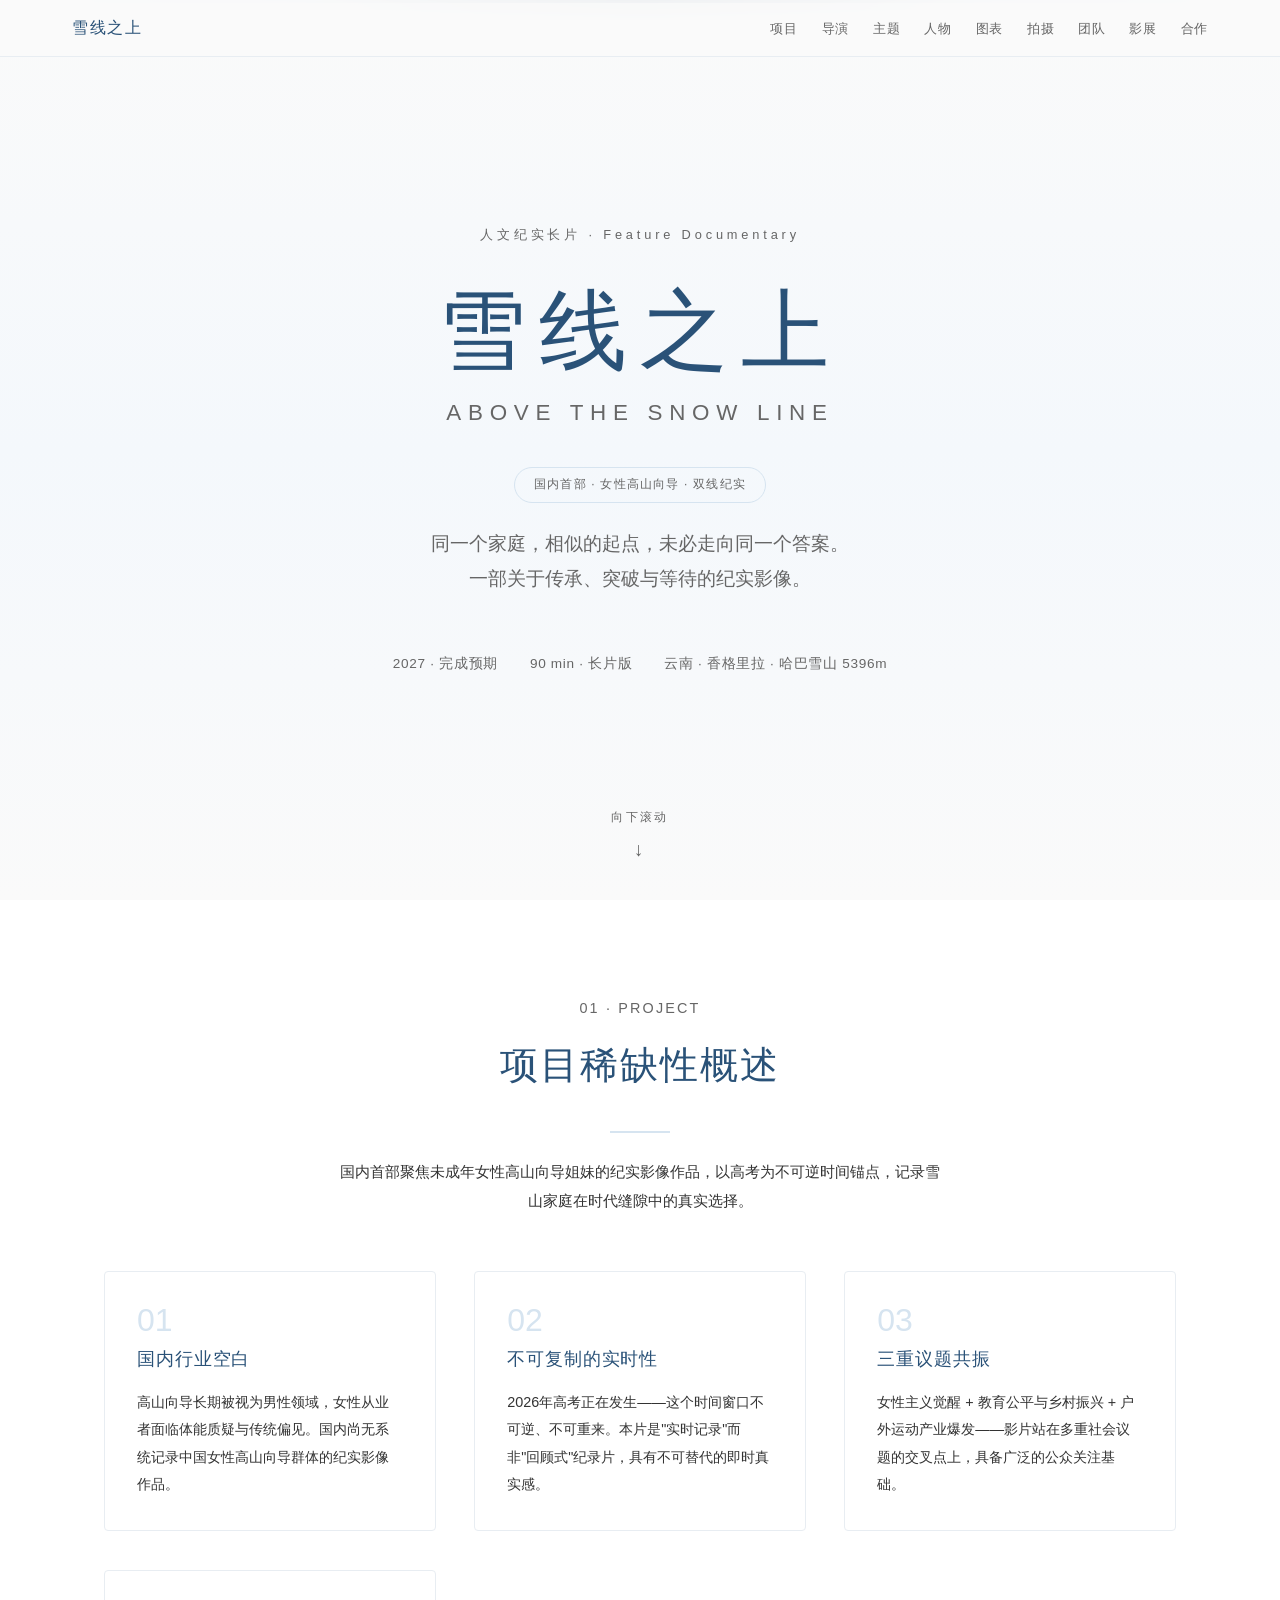
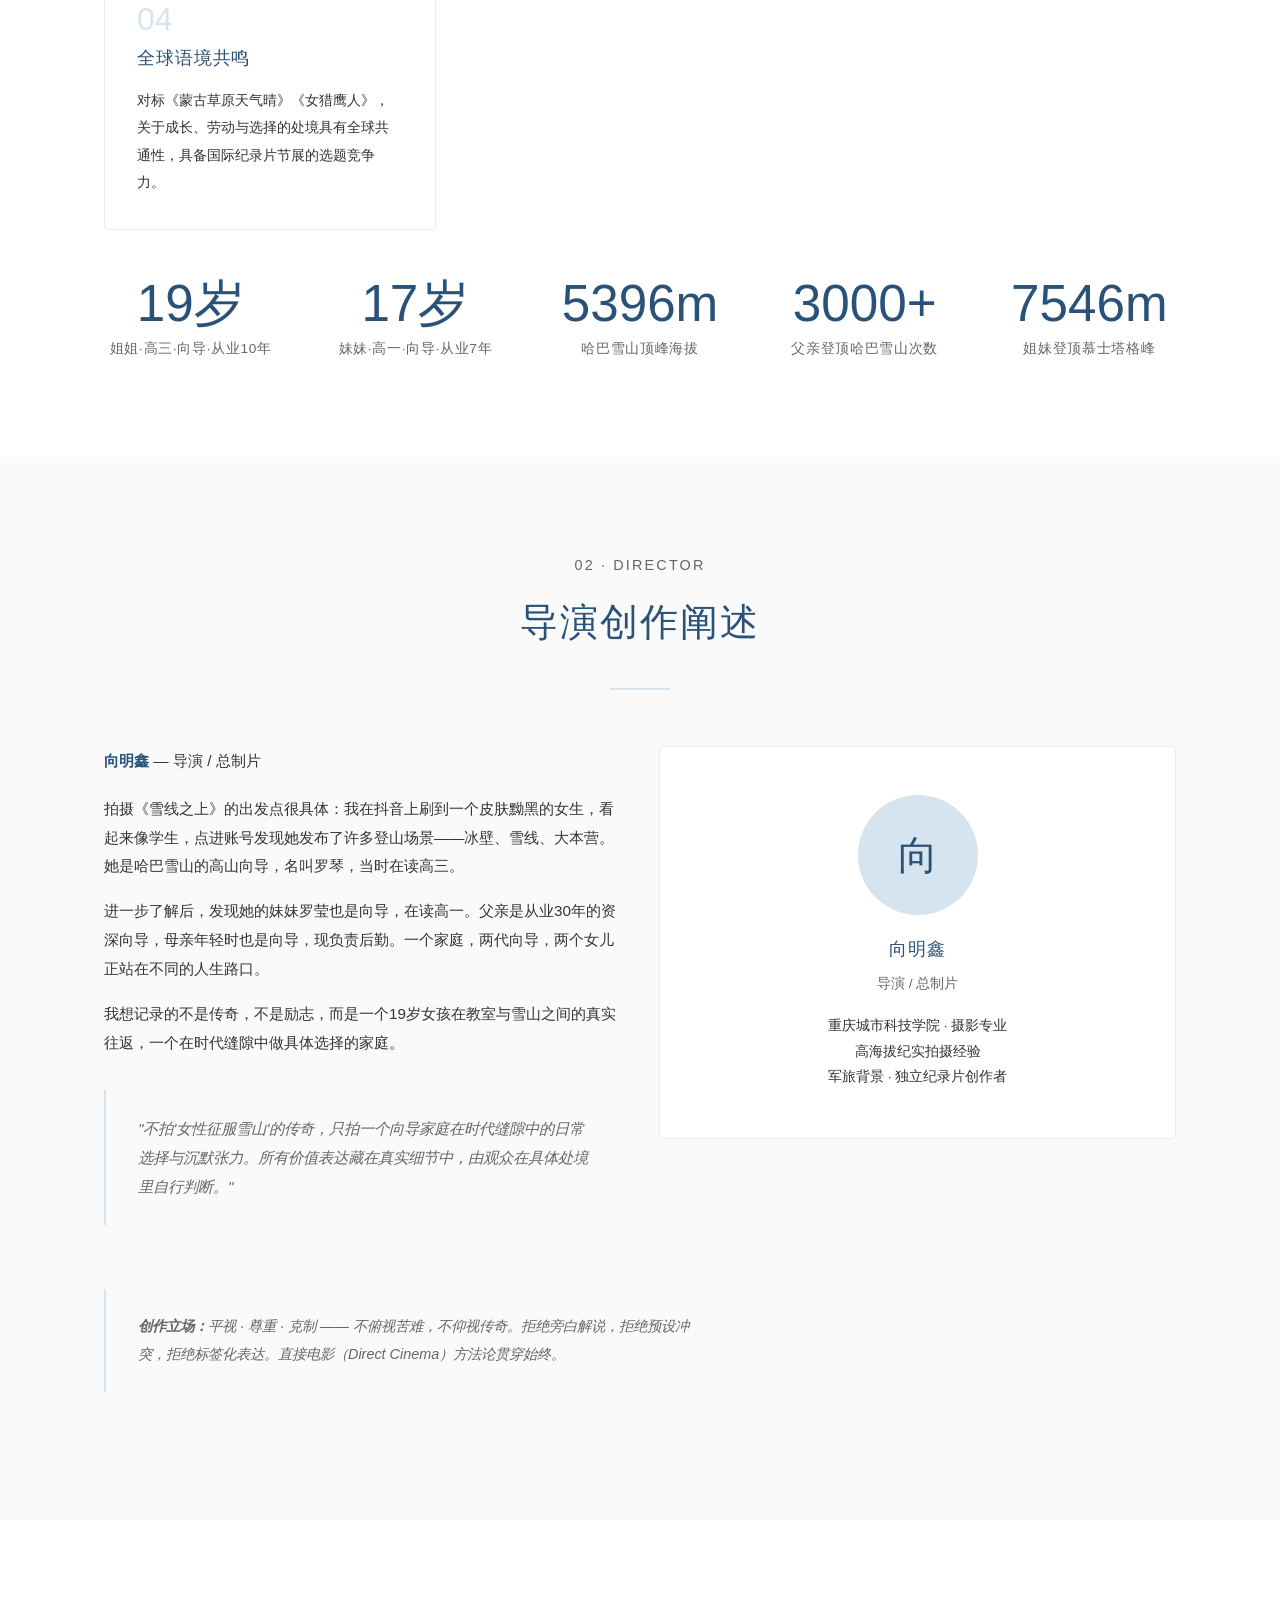
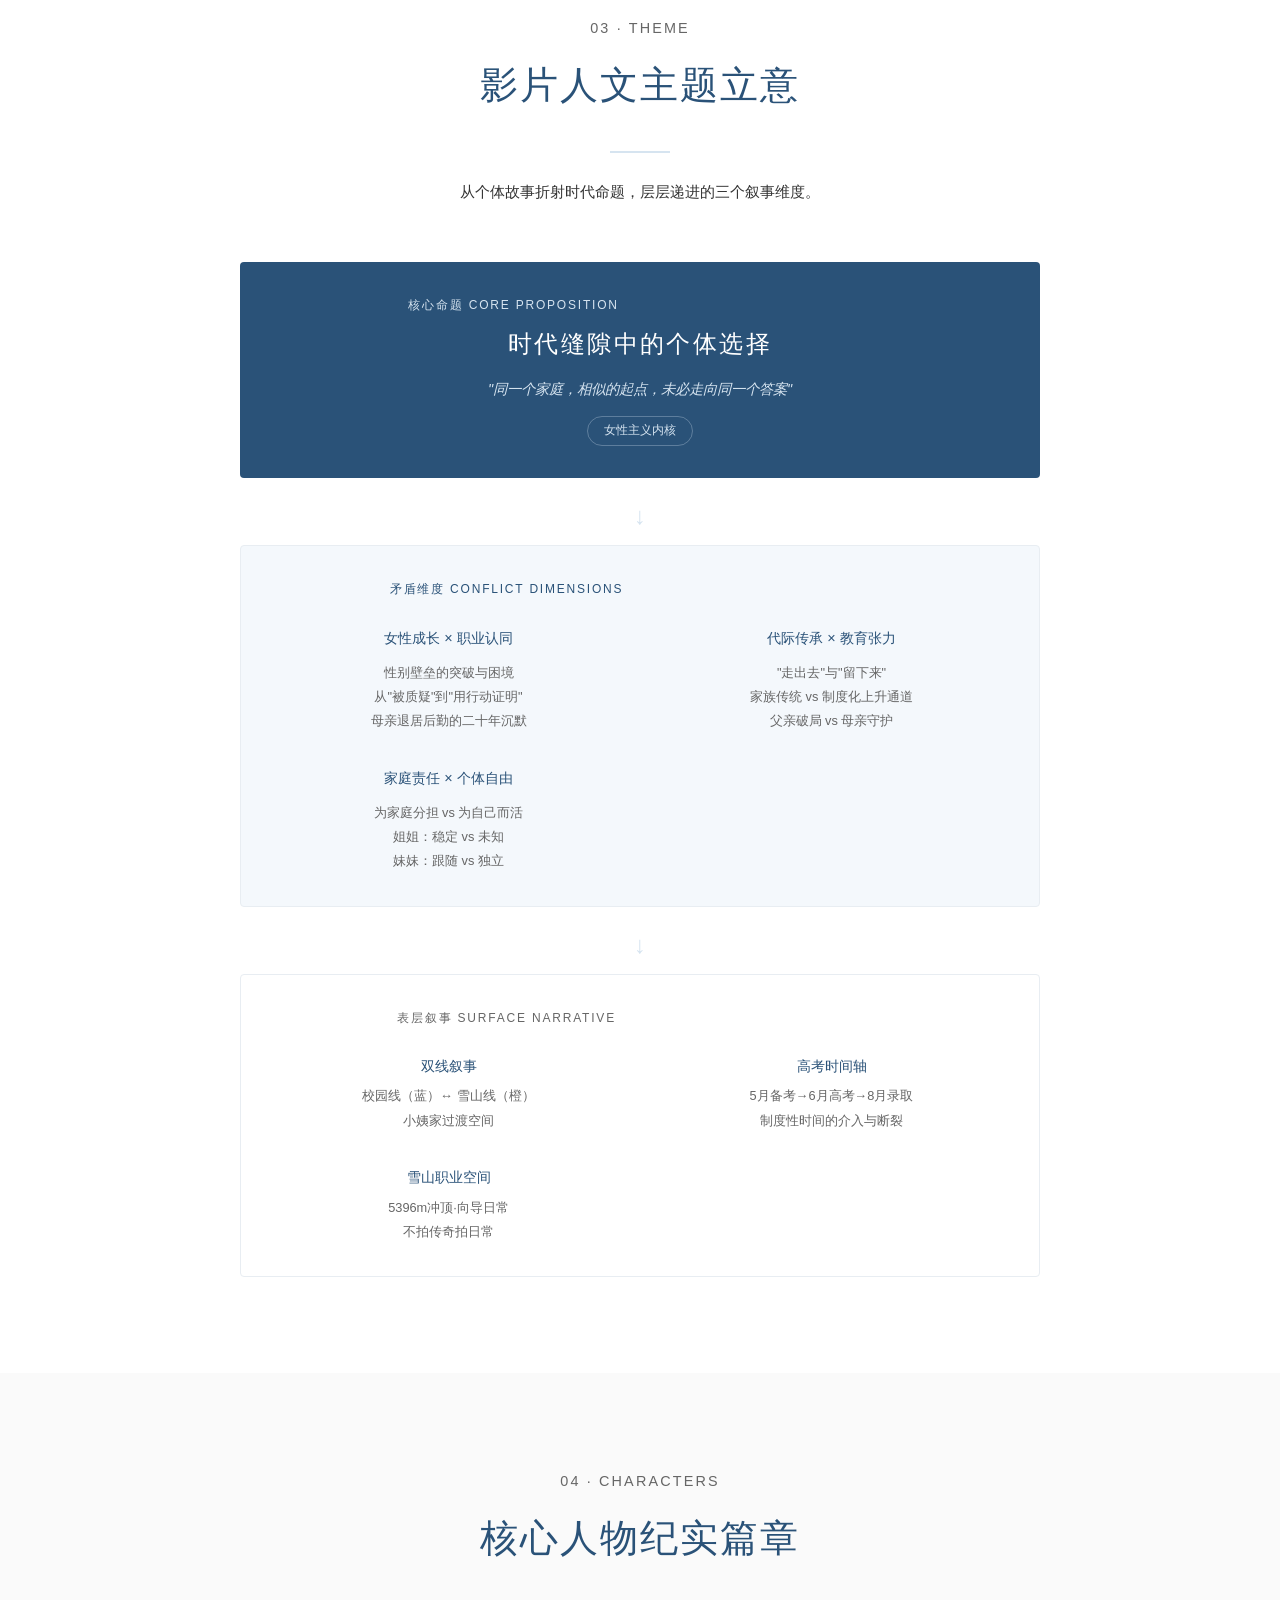
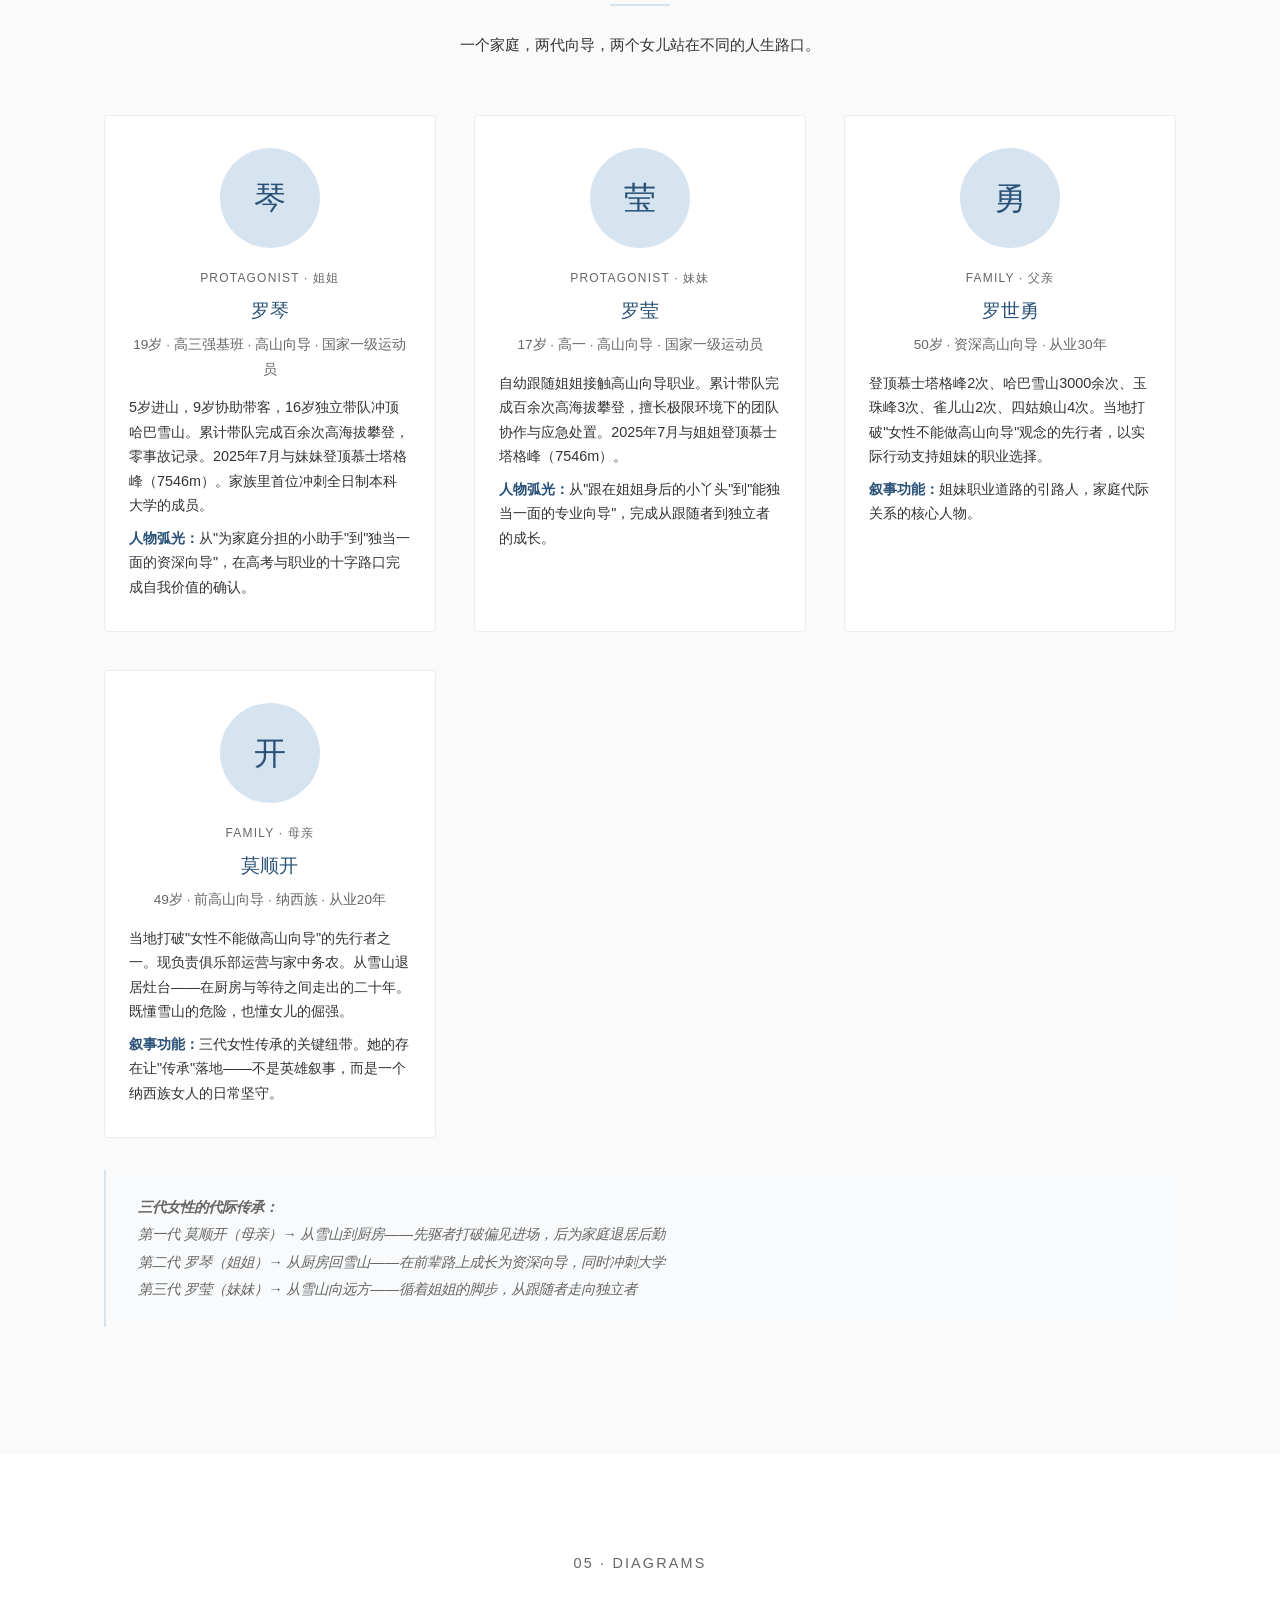
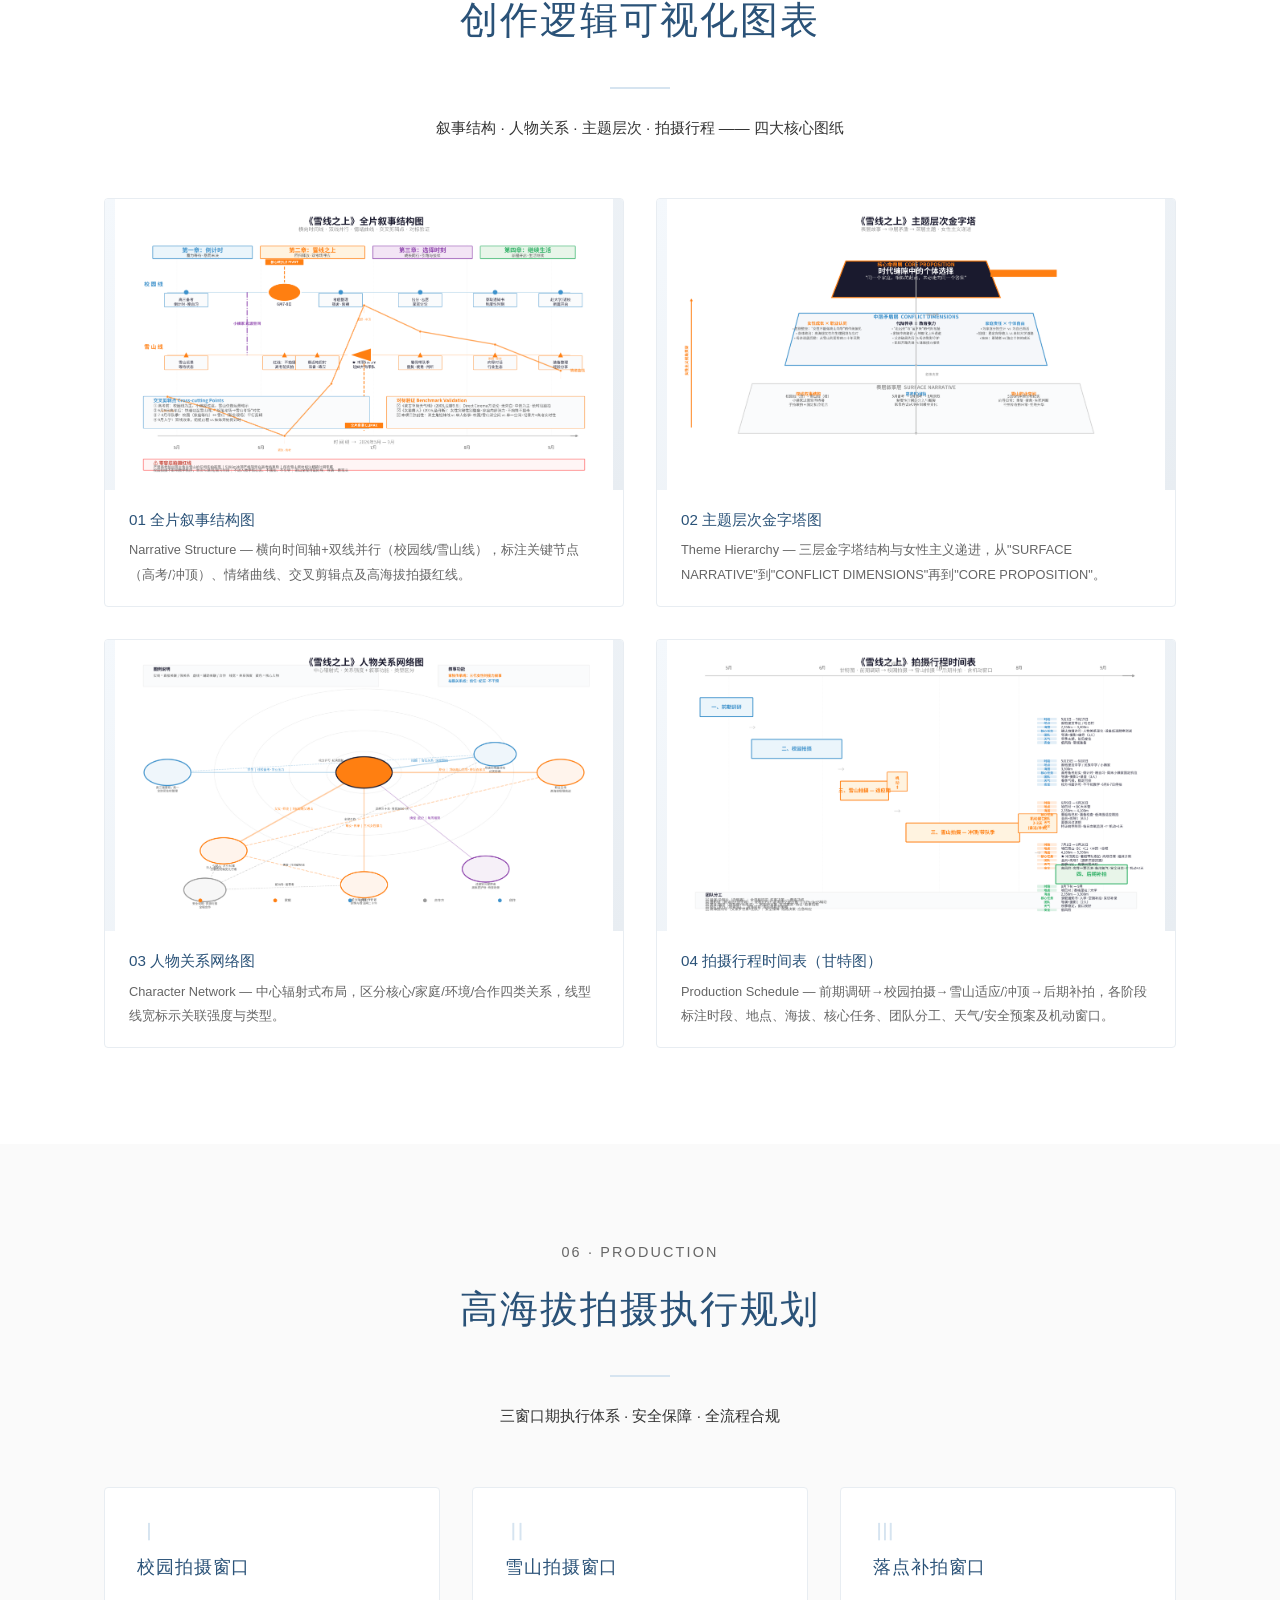
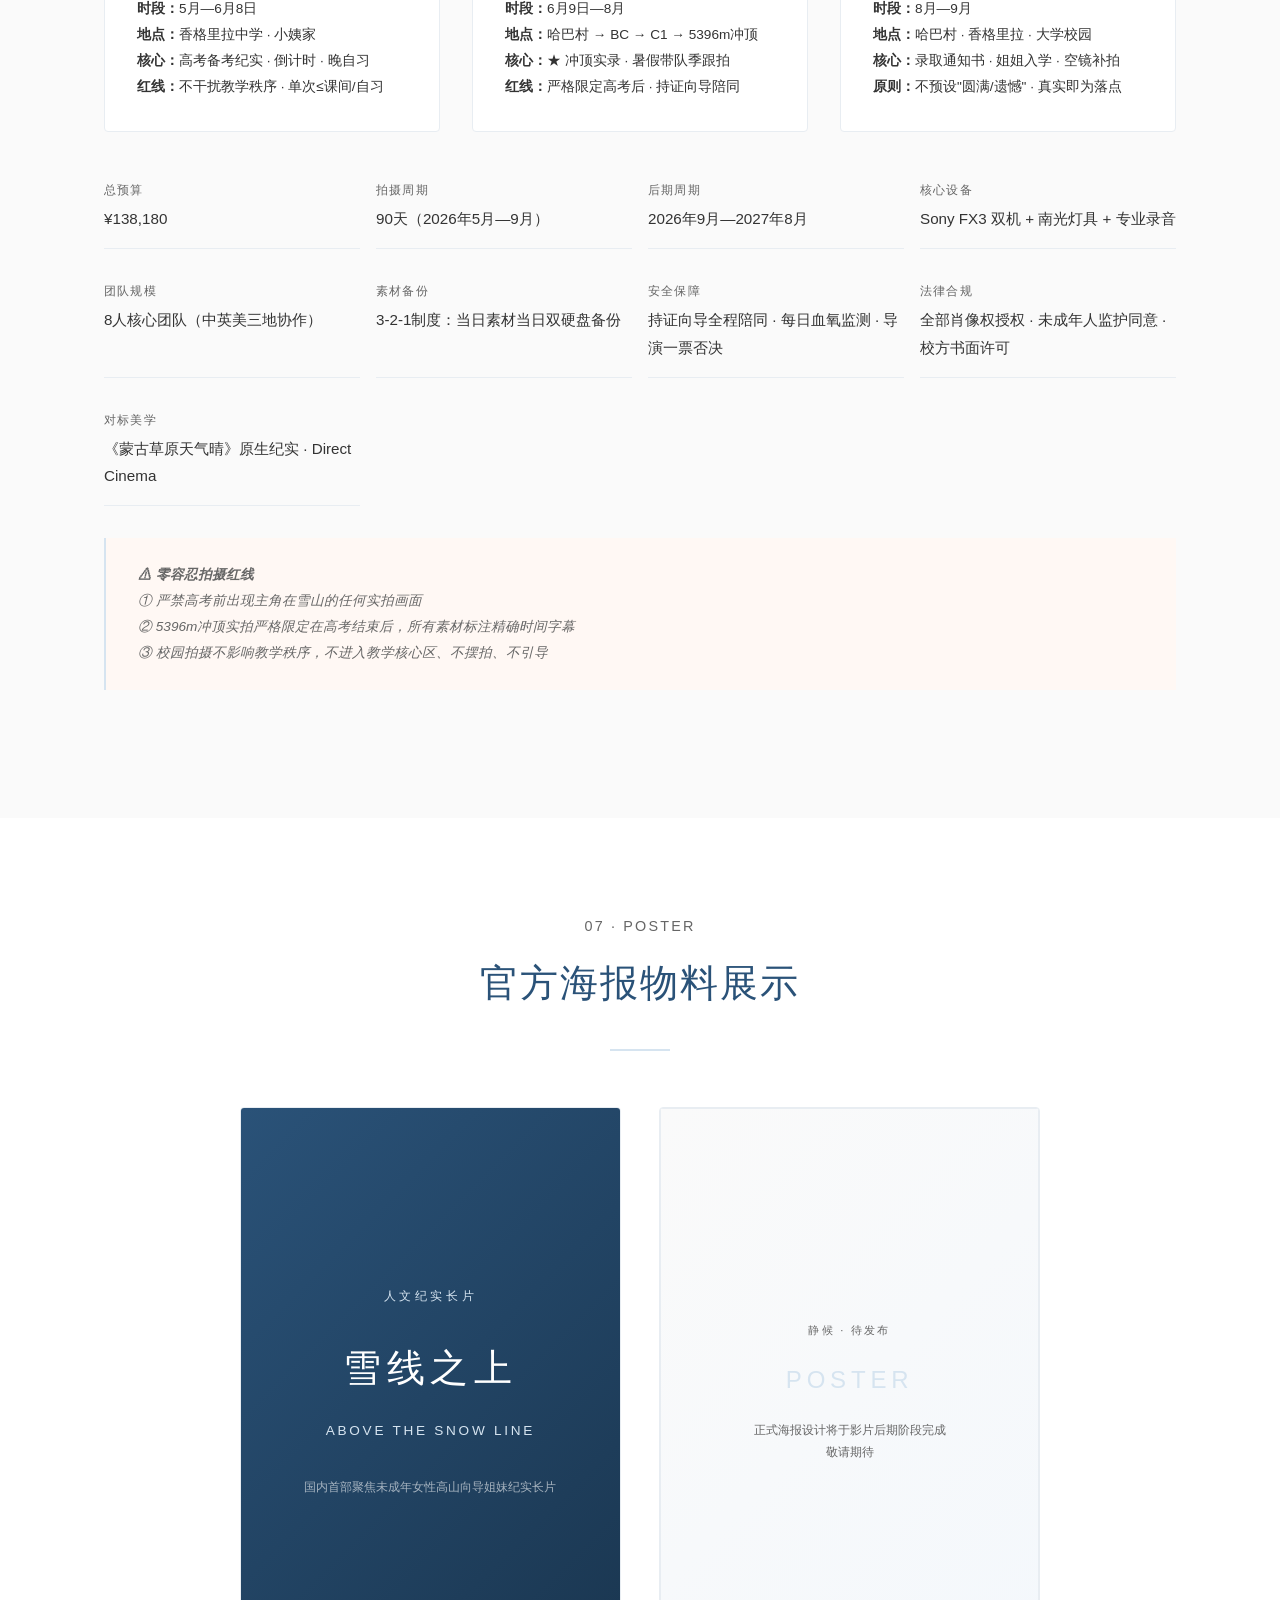
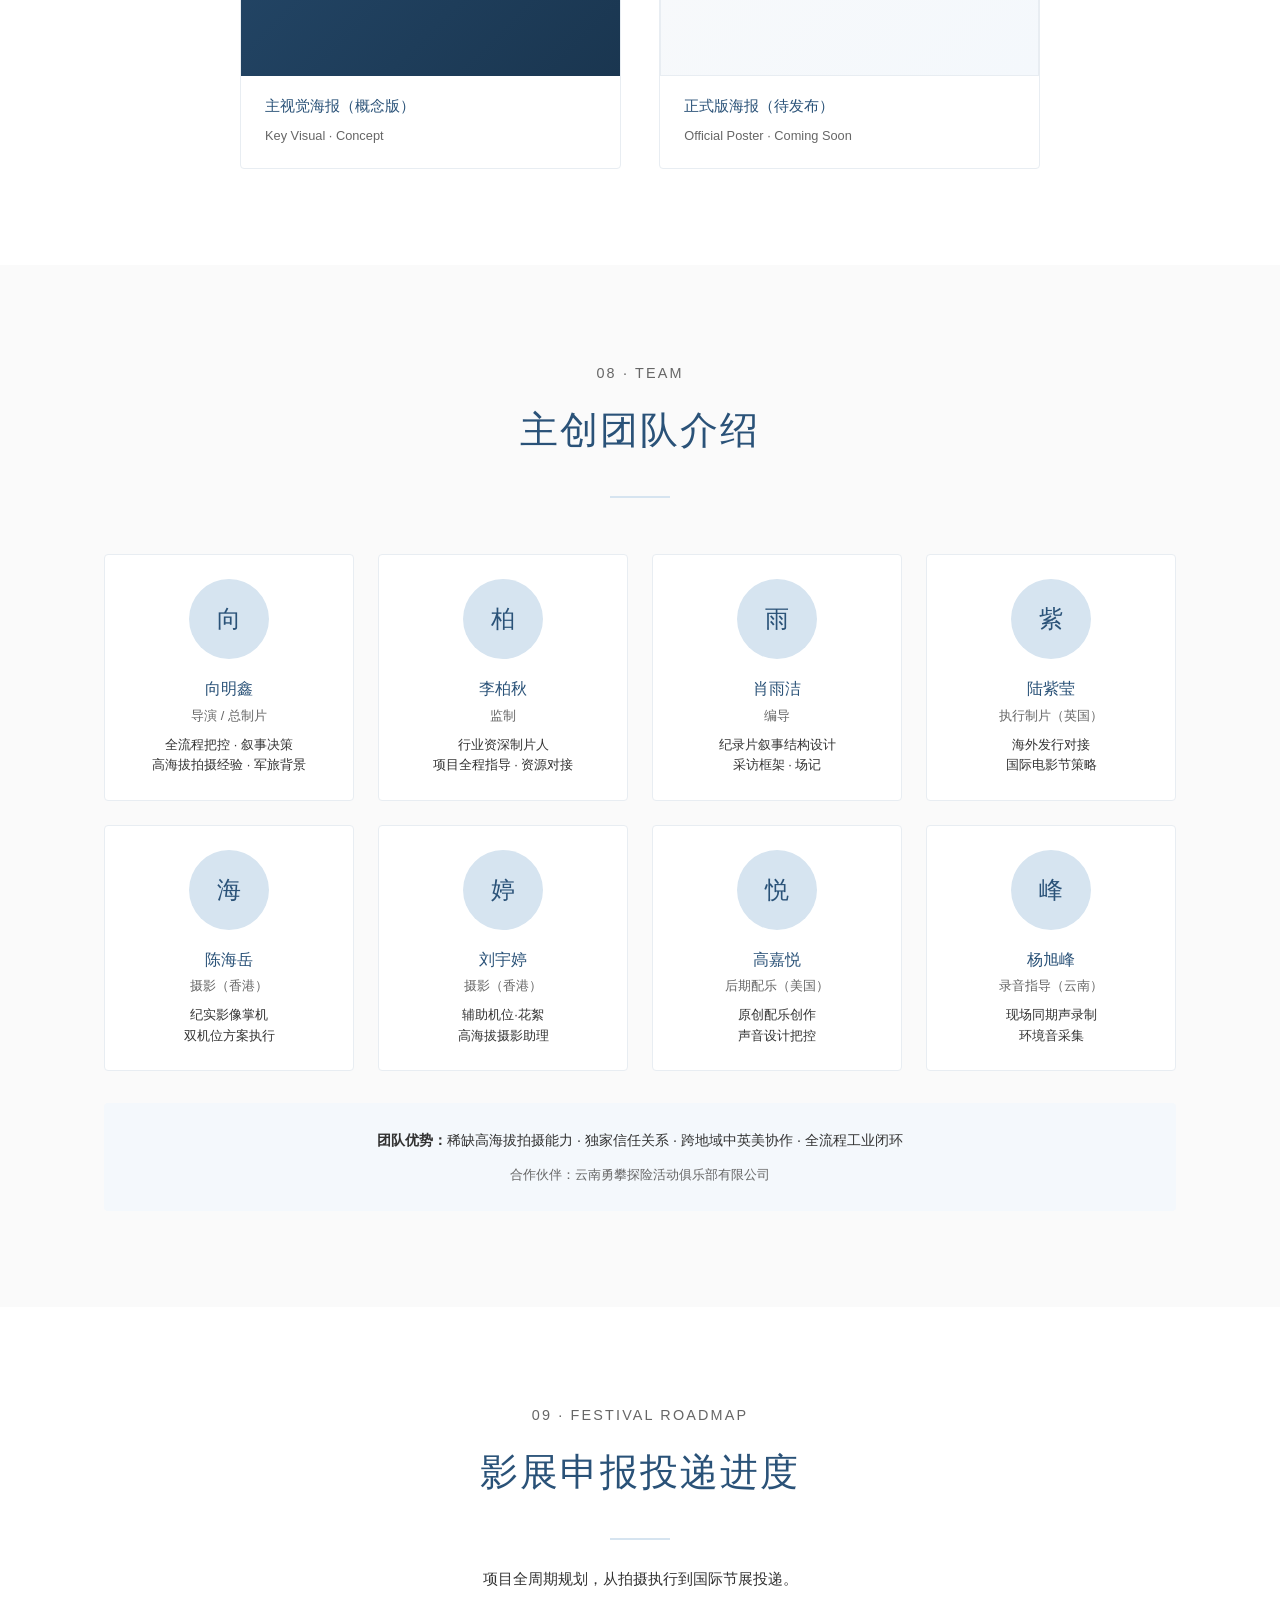
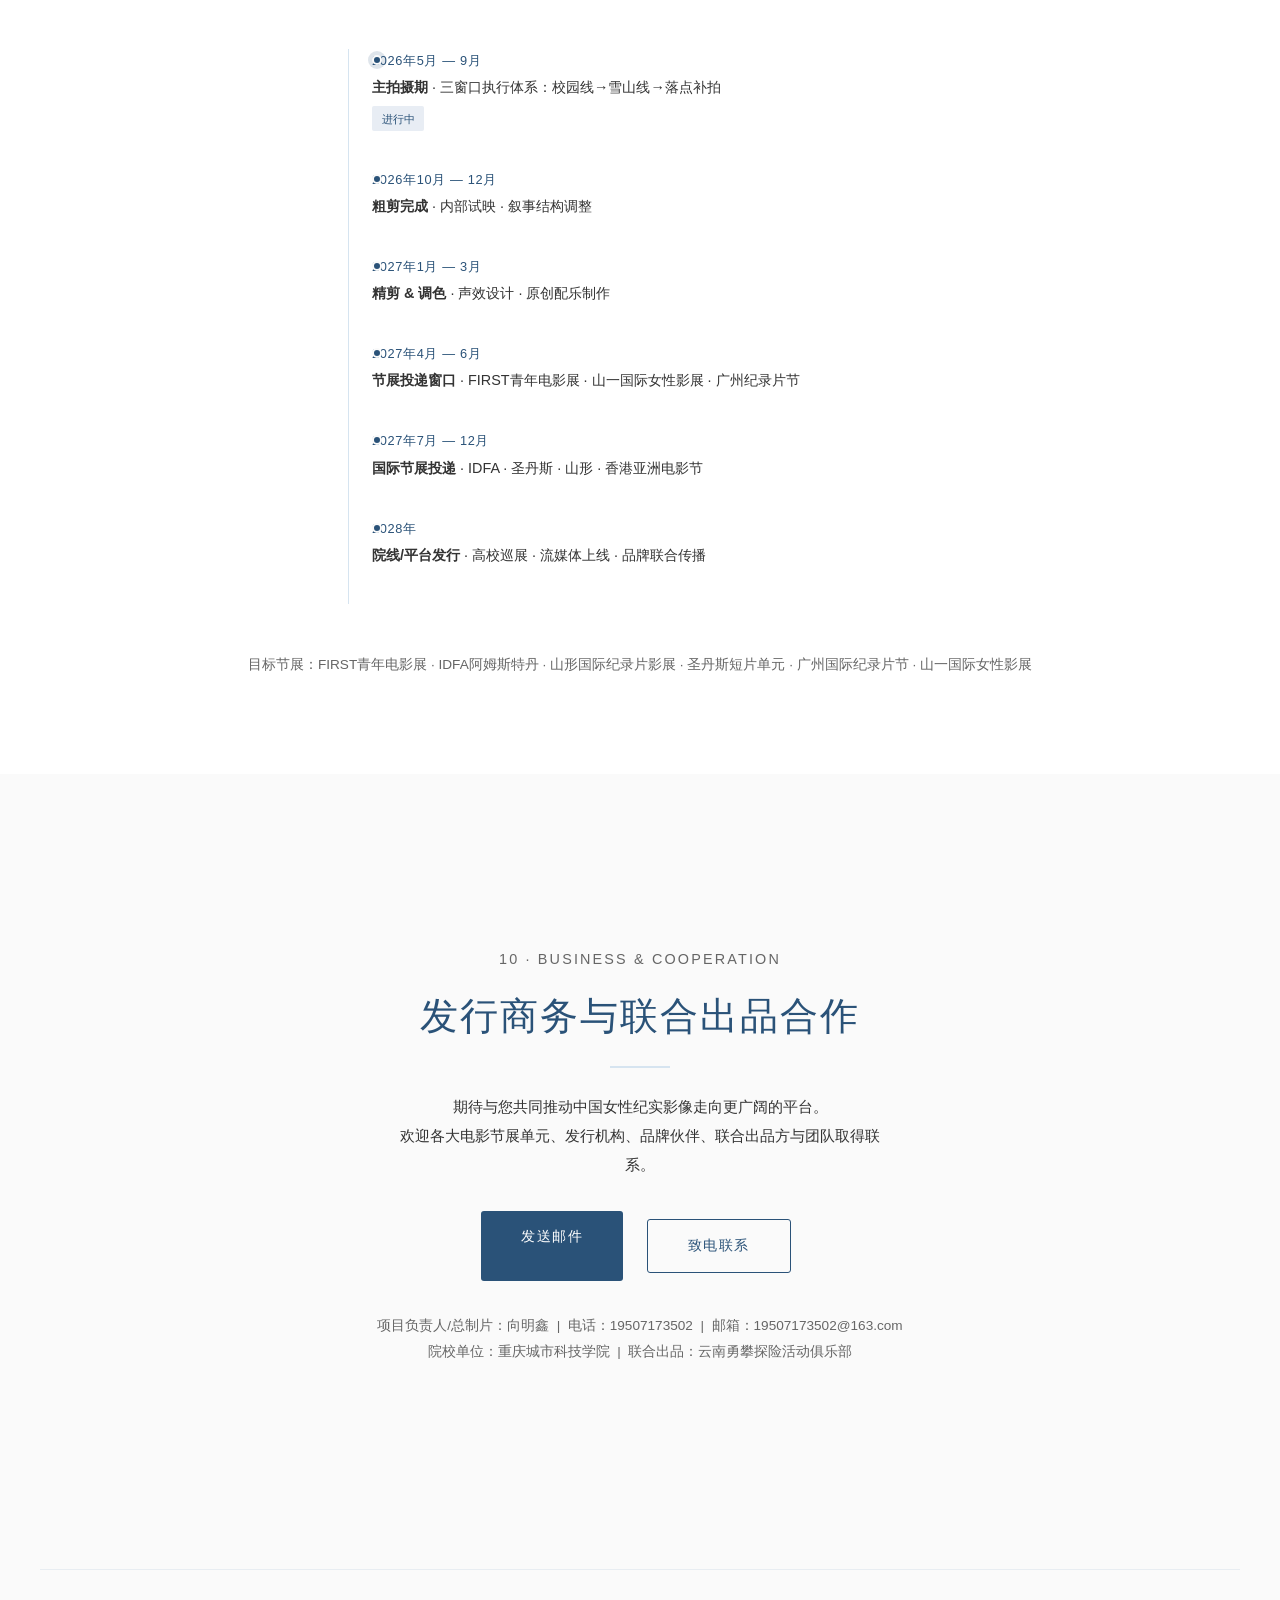
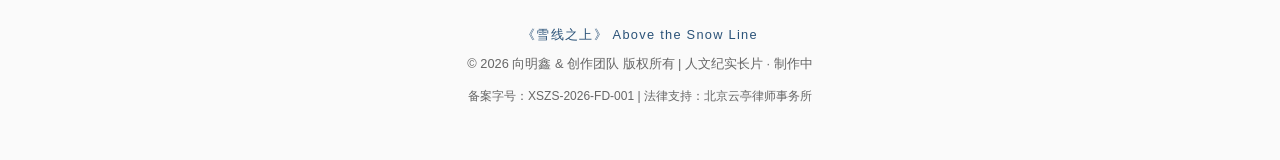
<file: 雪线之上_官网/index.html>
<!DOCTYPE html>
<html lang="zh-CN">
<head>
<meta charset="UTF-8">
<meta name="viewport" content="width=device-width, initial-scale=1.0">
<title>雪线之上 Above the Snow Line — 人文纪实长片</title>
<style>
/* ============================
   RESET & BASE
   ============================ */
*,*::before,*::after{box-sizing:border-box;margin:0;padding:0}
html{scroll-behavior:smooth;font-size:16px}
body{font-family:-apple-system,BlinkMacSystemFont,"Segoe UI","PingFang SC","Microsoft YaHei","Helvetica Neue",Arial,sans-serif;
     background:#FAFAFA;color:#333;line-height:1.8;-webkit-font-smoothing:antialiased}
img{max-width:100%;height:auto;display:block}
a{color:#2A5278;text-decoration:none;transition:color .3s}
a:hover{color:#1a3650}

/* ============================
   COLORS
   ============================ */
:root{
  --white:#FAFAFA;
  --glacier:#D6E4F0;
  --tibetan:#2A5278;
  --text:#333333;
  --text-light:#666;
  --border:#E8EDF2;
  --card-bg:#FFFFFF;
}

/* ============================
   TYPOGRAPHY
   ============================ */
h1,h2,h3{font-weight:400;color:var(--tibetan);letter-spacing:.05em}
h1{font-size:clamp(2.4rem,6vw,4.2rem);line-height:1.2}
h2{font-size:clamp(1.6rem,3.5vw,2.4rem);margin-bottom:2rem}
h3{font-size:clamp(1.1rem,2vw,1.4rem);margin-bottom:.8rem}
.section-sub{font-size:.9rem;color:var(--text-light);letter-spacing:.15em;margin-bottom:.5rem;text-transform:uppercase}
p{font-size:clamp(.95rem,1.2vw,1.05rem);color:var(--text);line-height:1.9;max-width:70ch}
.small{font-size:.85rem;color:var(--text-light)}

/* ============================
   LAYOUT
   ============================ */
.section{padding:clamp(3rem,8vw,6rem) clamp(1.2rem,5vw,4rem);max-width:1200px;margin:0 auto}
.section-header{text-align:center;margin-bottom:3.5rem}
.section-header p{max-width:600px;margin:.8rem auto 0}
.section-divider{width:60px;height:2px;background:var(--glacier);margin:1.5rem auto}
.section-full{width:100%;background:var(--card-bg)}
.section-full .section{background:var(--card-bg)}

/* grid helpers */
.grid-2{display:grid;grid-template-columns:repeat(auto-fit,minmax(300px,1fr));gap:clamp(1.5rem,3vw,3rem)}
.grid-3{display:grid;grid-template-columns:repeat(auto-fit,minmax(260px,1fr));gap:clamp(1.2rem,2.5vw,2.5rem)}
.grid-4{display:grid;grid-template-columns:repeat(auto-fit,minmax(200px,1fr));gap:1.5rem}

/* ============================
   HERO
   ============================ */
.hero{min-height:100vh;display:flex;flex-direction:column;justify-content:center;align-items:center;
      text-align:center;padding:2rem;position:relative;
      background:linear-gradient(180deg, #FAFAFA 0%, #F4F8FC 50%, #FAFAFA 100%)}
.hero::before{content:'';position:absolute;top:0;left:0;right:0;height:3px;background:linear-gradient(90deg,transparent,var(--glacier),var(--tibetan),var(--glacier),transparent)}
.hero-label{font-size:.8rem;letter-spacing:.3em;color:var(--text-light);margin-bottom:2rem}
.hero h1{font-size:clamp(3rem,8vw,5.5rem);font-weight:300;letter-spacing:.15em;margin-bottom:.5rem}
.hero .sub-en{font-size:clamp(1rem,2vw,1.4rem);letter-spacing:.3em;color:var(--text-light);margin-bottom:2rem}
.hero .tagline{font-size:clamp(1rem,1.8vw,1.2rem);color:var(--text-light);max-width:600px;margin:0 auto 2.5rem;line-height:1.8}
.hero-badge{display:inline-block;padding:.4rem 1.2rem;border:1px solid var(--glacier);border-radius:2rem;
            font-size:.75rem;letter-spacing:.1em;color:var(--text-light);margin-bottom:1.5rem}
.hero-meta{display:flex;flex-wrap:wrap;gap:2rem;justify-content:center;margin-top:1rem}
.hero-meta span{font-size:.85rem;color:var(--text-light);letter-spacing:.05em}
.hero-scroll{position:absolute;bottom:2rem;left:50%;transform:translateX(-50%);
             font-size:.75rem;letter-spacing:.2em;color:var(--text-light);
             animation:float 2s ease-in-out infinite}
.hero-scroll::after{content:'\2193';display:block;text-align:center;margin-top:.3rem;font-size:1.2rem}
@keyframes float{0%,100%{transform:translateX(-50%) translateY(0)}50%{transform:translateX(-50%) translateY(8px)}}

/* ============================
   MODULES
   ============================ */
/* Cards */
.card{background:var(--card-bg);border:1px solid var(--border);border-radius:4px;padding:clamp(1.5rem,2.5vw,2.5rem);transition:box-shadow .3s}
.card:hover{box-shadow:0 4px 20px rgba(42,82,120,.06)}
.card-num{font-size:2rem;font-weight:200;color:var(--glacier);margin-bottom:.5rem;line-height:1}
.card h3{font-size:1.1rem;font-weight:500}

/* Stats */
.stat-row{display:flex;flex-wrap:wrap;gap:clamp(1.5rem,4vw,4rem);justify-content:center;text-align:center}
.stat-item{flex:1;min-width:140px}
.stat-num{font-size:clamp(2rem,4vw,3.2rem);font-weight:200;color:var(--tibetan);line-height:1}
.stat-label{font-size:.85rem;color:var(--text-light);margin-top:.5rem;letter-spacing:.05em}

/* Characters */
.char-card{text-align:center;padding:2rem 1.5rem}
.char-avatar{width:100px;height:100px;border-radius:50%;background:var(--glacier);margin:0 auto 1.2rem;
             display:flex;align-items:center;justify-content:center;
             font-size:2rem;color:var(--tibetan);font-weight:200}
.char-role{font-size:.75rem;color:var(--text-light);letter-spacing:.1em;margin-bottom:.3rem}
.char-name{font-size:1.2rem;color:var(--tibetan);margin-bottom:.3rem}
.char-title{font-size:.85rem;color:var(--text-light);margin-bottom:.8rem}
.char-desc{font-size:.9rem;color:var(--text);line-height:1.7;text-align:left}

/* Chart gallery */
.chart-grid{display:grid;grid-template-columns:repeat(auto-fit,minmax(450px,1fr));gap:2rem}
.chart-item{background:var(--card-bg);border:1px solid var(--border);border-radius:4px;overflow:hidden}
.chart-placeholder{width:100%;aspect-ratio:16/9;background:linear-gradient(135deg,#F4F8FC,#E8EDF2);
                   display:flex;flex-direction:column;align-items:center;justify-content:center;
                   color:var(--text-light);font-size:.85rem}
.chart-placeholder img{width:100%;height:100%;object-fit:contain}
.chart-caption{padding:1rem 1.5rem 1.2rem}
.chart-caption h4{font-size:.95rem;color:var(--tibetan);font-weight:500;margin-bottom:.3rem}
.chart-caption p{font-size:.8rem;color:var(--text-light);max-width:none}

/* Team */
.team-card{text-align:center;padding:1.5rem}
.team-avatar{width:80px;height:80px;border-radius:50%;background:var(--glacier);margin:0 auto 1rem;
             display:flex;align-items:center;justify-content:center;
             font-size:1.5rem;color:var(--tibetan);font-weight:200}
.team-name{font-size:1rem;color:var(--tibetan);font-weight:500}
.team-role{font-size:.8rem;color:var(--text-light);margin-bottom:.5rem}
.team-desc{font-size:.8rem;color:var(--text);line-height:1.6}

/* Timeline (festival) */
.timeline{position:relative;padding-left:2rem;max-width:600px;margin:0 auto}
.timeline::before{content:'';position:absolute;left:8px;top:0;bottom:0;width:1px;background:var(--glacier)}
.tl-item{position:relative;padding-bottom:2.2rem}
.tl-item::before{content:'';position:absolute;left:-2rem+4px;top:6px;width:10px;height:10px;
                 border-radius:50%;background:var(--tibetan);border:2px solid var(--white)}
.tl-item.done::before{background:var(--tibetan)}
.tl-item.current::before{background:var(--tibetan);box-shadow:0 0 0 4px rgba(42,82,120,.15)}
.tl-date{font-size:.8rem;color:var(--tibetan);letter-spacing:.05em;font-weight:500;margin-bottom:.2rem}
.tl-text{font-size:.9rem;color:var(--text)}
.tl-status{display:inline-block;font-size:.7rem;padding:.15rem .6rem;border-radius:2px;margin-top:.3rem}
.tl-status.done{background:#E8F0E8;color:#3a7a3a}
.tl-status.current{background:#E8EDF4;color:var(--tibetan)}

/* Contact / CTA */
.cta-section{text-align:center;padding:clamp(3rem,6vw,5rem) 2rem}
.cta-section p{max-width:500px;margin:0 auto 2rem}
.cta-btn{display:inline-block;padding:.8rem 2.5rem;background:var(--tibetan);color:#fff;
         border:0;border-radius:3px;font-size:.9rem;letter-spacing:.1em;cursor:pointer;
         transition:background .3s}
.cta-btn:hover{background:#1a3650;color:#fff}
.cta-btn-outline{display:inline-block;padding:.8rem 2.5rem;background:transparent;color:var(--tibetan);
                 border:1px solid var(--tibetan);border-radius:3px;font-size:.9rem;letter-spacing:.1em;
                 cursor:pointer;transition:all .3s;margin:.5rem}
.cta-btn-outline:hover{background:var(--tibetan);color:#fff}
.cta-group{display:flex;flex-wrap:wrap;justify-content:center;gap:1rem}

/* Quote block */
.quote-block{border-left:2px solid var(--glacier);padding:1.5rem 2rem;margin:2rem 0;background:#F8FAFC}
.quote-block p{font-style:italic;color:var(--text-light)}
.quote-author{font-size:.85rem;color:var(--tibetan);margin-top:.8rem;font-style:normal}

/* Detail grid for production */
.detail-grid{display:grid;grid-template-columns:repeat(auto-fit,minmax(250px,1fr));gap:1rem}
.detail-item{padding:1rem 0;border-bottom:1px solid var(--border)}
.detail-label{font-size:.75rem;color:var(--text-light);letter-spacing:.1em;margin-bottom:.2rem}
.detail-value{font-size:.95rem;color:var(--text)}

/* Nav */
.nav{position:fixed;top:0;left:0;right:0;z-index:100;background:rgba(250,250,250,.92);backdrop-filter:blur(10px);
     border-bottom:1px solid var(--border);transition:transform .3s}
.nav-inner{max-width:1200px;margin:0 auto;display:flex;align-items:center;justify-content:space-between;
            padding:0 clamp(1rem,3vw,2rem);height:56px}
.nav-logo{font-size:1rem;color:var(--tibetan);letter-spacing:.1em;font-weight:500}
.nav-links{display:flex;gap:1.5rem;list-style:none}
.nav-links a{font-size:.8rem;color:var(--text-light);letter-spacing:.05em;transition:color .3s}
.nav-links a:hover{color:var(--tibetan)}
.nav-toggle{display:none;flex-direction:column;gap:4px;cursor:pointer;padding:4px}
.nav-toggle span{display:block;width:22px;height:1.5px;background:var(--tibetan);transition:.3s}

/* Footer */
footer{padding:3rem clamp(1.2rem,5vw,4rem);text-align:center;border-top:1px solid var(--border);max-width:1200px;margin:0 auto}
footer p{font-size:.8rem;color:var(--text-light);margin:.3rem auto;max-width:none}

/* ============================
   RESPONSIVE
   ============================ */
@media(max-width:768px){
  .nav-links{display:none;position:absolute;top:56px;left:0;right:0;background:rgba(250,250,250,.98);
             flex-direction:column;padding:1rem 2rem;gap:.8rem;border-bottom:1px solid var(--border)}
  .nav-links.active{display:flex}
  .nav-toggle{display:flex}
  .chart-grid{grid-template-columns:1fr}
  .grid-2,.grid-3,.grid-4{grid-template-columns:1fr}
  .hero h1{font-size:clamp(2.2rem,10vw,3.2rem)}
  .section{padding:2.5rem 1.2rem}
  .stat-row{gap:1.5rem}
  .timeline{padding-left:1.5rem}
}

@media(max-width:480px){
  .hero-meta{gap:1rem;flex-direction:column;align-items:center}
}

/* Print */
@media print{
  .nav{display:none}
  .hero{min-height:auto;padding:3rem 1rem}
}
</style>
</head>
<body>

<!-- ============================ NAV ============================ -->
<nav class="nav" id="navbar">
  <div class="nav-inner">
    <a href="#" class="nav-logo">雪线之上</a>
    <ul class="nav-links" id="navLinks">
      <li><a href="#scarcity">项目</a></li>
      <li><a href="#director">导演</a></li>
      <li><a href="#theme">主题</a></li>
      <li><a href="#characters">人物</a></li>
      <li><a href="#charts">图表</a></li>
      <li><a href="#production">拍摄</a></li>
      <li><a href="#team">团队</a></li>
      <li><a href="#festival">影展</a></li>
      <li><a href="#contact">合作</a></li>
    </ul>
    <div class="nav-toggle" id="navToggle" onclick="toggleNav()">
      <span></span><span></span><span></span>
    </div>
  </div>
</nav>

<!-- ============================ HERO ============================ -->
<section class="hero" id="hero">
  <div class="hero-label">人文纪实长片 · Feature Documentary</div>
  <h1>雪线之上</h1>
  <p class="sub-en">ABOVE THE SNOW LINE</p>
  <div class="hero-badge">国内首部 · 女性高山向导 · 双线纪实</div>
  <p class="tagline">同一个家庭，相似的起点，未必走向同一个答案。<br>一部关于传承、突破与等待的纪实影像。</p>
  <div class="hero-meta">
    <span>2027 · 完成预期</span>
    <span>90 min · 长片版</span>
    <span>云南 · 香格里拉 · 哈巴雪山 5396m</span>
  </div>
  <div class="hero-scroll">向下滚动</div>
</section>

<!-- ============================ SCARCITY ============================ -->
<section class="section-full" id="scarcity">
<div class="section">
  <div class="section-header">
    <div class="section-sub">01 · Project</div>
    <h2>项目稀缺性概述</h2>
    <div class="section-divider"></div>
    <p>国内首部聚焦未成年女性高山向导姐妹的纪实影像作品，以高考为不可逆时间锚点，记录雪山家庭在时代缝隙中的真实选择。</p>
  </div>

  <div class="grid-2" style="margin-bottom:3rem">
    <div class="card">
      <div class="card-num">01</div>
      <h3>国内行业空白</h3>
      <p style="max-width:none;font-size:.9rem">高山向导长期被视为男性领域，女性从业者面临体能质疑与传统偏见。国内尚无系统记录中国女性高山向导群体的纪实影像作品。</p>
    </div>
    <div class="card">
      <div class="card-num">02</div>
      <h3>不可复制的实时性</h3>
      <p style="max-width:none;font-size:.9rem">2026年高考正在发生——这个时间窗口不可逆、不可重来。本片是"实时记录"而非"回顾式"纪录片，具有不可替代的即时真实感。</p>
    </div>
    <div class="card">
      <div class="card-num">03</div>
      <h3>三重议题共振</h3>
      <p style="max-width:none;font-size:.9rem">女性主义觉醒 + 教育公平与乡村振兴 + 户外运动产业爆发——影片站在多重社会议题的交叉点上，具备广泛的公众关注基础。</p>
    </div>
    <div class="card">
      <div class="card-num">04</div>
      <h3>全球语境共鸣</h3>
      <p style="max-width:none;font-size:.9rem">对标《蒙古草原天气晴》《女猎鹰人》，关于成长、劳动与选择的处境具有全球共通性，具备国际纪录片节展的选题竞争力。</p>
    </div>
  </div>

  <div class="stat-row">
    <div class="stat-item"><div class="stat-num">19岁</div><div class="stat-label">姐姐·高三·向导·从业10年</div></div>
    <div class="stat-item"><div class="stat-num">17岁</div><div class="stat-label">妹妹·高一·向导·从业7年</div></div>
    <div class="stat-item"><div class="stat-num">5396m</div><div class="stat-label">哈巴雪山顶峰海拔</div></div>
    <div class="stat-item"><div class="stat-num">3000+</div><div class="stat-label">父亲登顶哈巴雪山次数</div></div>
    <div class="stat-item"><div class="stat-num">7546m</div><div class="stat-label">姐妹登顶慕士塔格峰</div></div>
  </div>
</div>
</section>

<!-- ============================ DIRECTOR ============================ -->
<section class="section" id="director">
  <div class="section-header">
    <div class="section-sub">02 · Director</div>
    <h2>导演创作阐述</h2>
    <div class="section-divider"></div>
  </div>

  <div class="grid-2" style="align-items:start">
    <div>
      <p style="margin-bottom:1.2rem"><strong style="color:var(--tibetan)">向明鑫</strong> — 导演 / 总制片</p>
      <p style="font-size:.95rem;margin-bottom:1rem">
        拍摄《雪线之上》的出发点很具体：我在抖音上刷到一个皮肤黝黑的女生，看起来像学生，点进账号发现她发布了许多登山场景——冰壁、雪线、大本营。她是哈巴雪山的高山向导，名叫罗琴，当时在读高三。
      </p>
      <p style="font-size:.95rem;margin-bottom:1rem">
        进一步了解后，发现她的妹妹罗莹也是向导，在读高一。父亲是从业30年的资深向导，母亲年轻时也是向导，现负责后勤。一个家庭，两代向导，两个女儿正站在不同的人生路口。
      </p>
      <p style="font-size:.95rem">
        我想记录的不是传奇，不是励志，而是一个19岁女孩在教室与雪山之间的真实往返，一个在时代缝隙中做具体选择的家庭。
      </p>
      <div class="quote-block">
        <p>"不拍'女性征服雪山'的传奇，只拍一个向导家庭在时代缝隙中的日常选择与沉默张力。所有价值表达藏在真实细节中，由观众在具体处境里自行判断。"</p>
      </div>
    </div>
    <div>
      <div class="card" style="text-align:center;padding:3rem 2rem">
        <div style="width:120px;height:120px;border-radius:50%;background:var(--glacier);margin:0 auto 1.2rem;
                    display:flex;align-items:center;justify-content:center;font-size:2.5rem;color:var(--tibetan);font-weight:200">向</div>
        <h3 style="margin-bottom:.3rem">向明鑫</h3>
        <p class="small" style="margin-bottom:1rem">导演 / 总制片</p>
        <p style="font-size:.85rem;max-width:none">重庆城市科技学院 · 摄影专业<br>高海拔纪实拍摄经验<br>军旅背景 · 独立纪录片创作者</p>
      </div>
    </div>
  </div>

  <div class="quote-block" style="margin-top:2rem">
    <p style="font-size:.9rem"><strong>创作立场：</strong>平视 · 尊重 · 克制 —— 不俯视苦难，不仰视传奇。拒绝旁白解说，拒绝预设冲突，拒绝标签化表达。直接电影（Direct Cinema）方法论贯穿始终。</p>
  </div>
</section>

<!-- ============================ THEME ============================ -->
<section class="section-full" id="theme">
<div class="section">
  <div class="section-header">
    <div class="section-sub">03 · Theme</div>
    <h2>影片人文主题立意</h2>
    <div class="section-divider"></div>
    <p>从个体故事折射时代命题，层层递进的三个叙事维度。</p>
  </div>

  <!-- Theme pyramid as visual blocks -->
  <div style="max-width:800px;margin:0 auto">
    <!-- Layer 3: Core -->
    <div style="background:#2A5278;border-radius:4px;padding:2rem 2.5rem;text-align:center;margin-bottom:1rem">
      <p style="font-size:.75rem;letter-spacing:.15em;color:#D6E4F0;margin-bottom:.5rem">核心命题 CORE PROPOSITION</p>
      <p style="font-size:clamp(1.2rem,2vw,1.5rem);color:#fff;font-weight:300;letter-spacing:.1em;line-height:1.6;max-width:none">
        时代缝隙中的个体选择
      </p>
      <p style="font-size:.9rem;color:#D6E4F0;margin-top:.8rem;font-style:italic;max-width:none">
        "同一个家庭，相似的起点，未必走向同一个答案"
      </p>
      <div style="display:inline-block;margin-top:.8rem;padding:.2rem 1rem;border:1px solid rgba(214,228,240,.3);border-radius:2rem;
                  font-size:.75rem;color:#D6E4F0">女性主义内核</div>
    </div>
    <!-- Arrow -->
    <div style="text-align:center;margin:.5rem 0"><span style="color:var(--glacier);font-size:1.5rem">↓</span></div>
    <!-- Layer 2: Conflicts -->
    <div style="background:#F4F8FC;border:1px solid var(--border);border-radius:4px;padding:2rem;margin-bottom:1rem">
      <p style="font-size:.75rem;letter-spacing:.15em;color:var(--tibetan);text-align:center;margin-bottom:1.5rem">矛盾维度 CONFLICT DIMENSIONS</p>
      <div class="grid-3">
        <div style="text-align:center">
          <p style="font-size:.9rem;color:var(--tibetan);font-weight:500;margin-bottom:.5rem">女性成长 × 职业认同</p>
          <p style="font-size:.8rem;color:var(--text-light);max-width:none">性别壁垒的突破与困境<br>从"被质疑"到"用行动证明"<br>母亲退居后勤的二十年沉默</p>
        </div>
        <div style="text-align:center">
          <p style="font-size:.9rem;color:var(--tibetan);font-weight:500;margin-bottom:.5rem">代际传承 × 教育张力</p>
          <p style="font-size:.8rem;color:var(--text-light);max-width:none">"走出去"与"留下来"<br>家族传统 vs 制度化上升通道<br>父亲破局 vs 母亲守护</p>
        </div>
        <div style="text-align:center">
          <p style="font-size:.9rem;color:var(--tibetan);font-weight:500;margin-bottom:.5rem">家庭责任 × 个体自由</p>
          <p style="font-size:.8rem;color:var(--text-light);max-width:none">为家庭分担 vs 为自己而活<br>姐姐：稳定 vs 未知<br>妹妹：跟随 vs 独立</p>
        </div>
      </div>
    </div>
    <!-- Arrow -->
    <div style="text-align:center;margin:.5rem 0"><span style="color:var(--glacier);font-size:1.5rem">↓</span></div>
    <!-- Layer 1: Surface -->
    <div style="background:#fff;border:1px solid var(--border);border-radius:4px;padding:2rem">
      <p style="font-size:.75rem;letter-spacing:.15em;color:var(--text-light);text-align:center;margin-bottom:1.5rem">表层叙事 SURFACE NARRATIVE</p>
      <div class="grid-3">
        <div style="text-align:center"><p style="font-size:.85rem;color:var(--tibetan);font-weight:500;margin-bottom:.3rem">双线叙事</p><p style="font-size:.8rem;color:var(--text-light);max-width:none">校园线（蓝）↔ 雪山线（橙）<br>小姨家过渡空间</p></div>
        <div style="text-align:center"><p style="font-size:.85rem;color:var(--tibetan);font-weight:500;margin-bottom:.3rem">高考时间轴</p><p style="font-size:.8rem;color:var(--text-light);max-width:none">5月备考→6月高考→8月录取<br>制度性时间的介入与断裂</p></div>
        <div style="text-align:center"><p style="font-size:.85rem;color:var(--tibetan);font-weight:500;margin-bottom:.3rem">雪山职业空间</p><p style="font-size:.8rem;color:var(--text-light);max-width:none">5396m冲顶·向导日常<br>不拍传奇拍日常</p></div>
      </div>
    </div>
  </div>
</div>
</section>

<!-- ============================ CHARACTERS ============================ -->
<section class="section" id="characters">
  <div class="section-header">
    <div class="section-sub">04 · Characters</div>
    <h2>核心人物纪实篇章</h2>
    <div class="section-divider"></div>
    <p>一个家庭，两代向导，两个女儿站在不同的人生路口。</p>
  </div>

  <div class="grid-2">
    <!-- Luo Qin -->
    <div class="card char-card">
      <div class="char-avatar">琴</div>
      <div class="char-role">PROTAGONIST · 姐姐</div>
      <div class="char-name">罗琴</div>
      <div class="char-title">19岁 · 高三强基班 · 高山向导 · 国家一级运动员</div>
      <p class="char-desc">5岁进山，9岁协助带客，16岁独立带队冲顶哈巴雪山。累计带队完成百余次高海拔攀登，零事故记录。2025年7月与妹妹登顶慕士塔格峰（7546m）。家族里首位冲刺全日制本科大学的成员。</p>
      <p class="char-desc" style="margin-top:.5rem"><strong style="color:var(--tibetan)">人物弧光：</strong>从"为家庭分担的小助手"到"独当一面的资深向导"，在高考与职业的十字路口完成自我价值的确认。</p>
    </div>
    <!-- Luo Ying -->
    <div class="card char-card">
      <div class="char-avatar">莹</div>
      <div class="char-role">PROTAGONIST · 妹妹</div>
      <div class="char-name">罗莹</div>
      <div class="char-title">17岁 · 高一 · 高山向导 · 国家一级运动员</div>
      <p class="char-desc">自幼跟随姐姐接触高山向导职业。累计带队完成百余次高海拔攀登，擅长极限环境下的团队协作与应急处置。2025年7月与姐姐登顶慕士塔格峰（7546m）。</p>
      <p class="char-desc" style="margin-top:.5rem"><strong style="color:var(--tibetan)">人物弧光：</strong>从"跟在姐姐身后的小丫头"到"能独当一面的专业向导"，完成从跟随者到独立者的成长。</p>
    </div>
    <!-- Father -->
    <div class="card char-card">
      <div class="char-avatar">勇</div>
      <div class="char-role">FAMILY · 父亲</div>
      <div class="char-name">罗世勇</div>
      <div class="char-title">50岁 · 资深高山向导 · 从业30年</div>
      <p class="char-desc">登顶慕士塔格峰2次、哈巴雪山3000余次、玉珠峰3次、雀儿山2次、四姑娘山4次。当地打破"女性不能做高山向导"观念的先行者，以实际行动支持姐妹的职业选择。</p>
      <p class="char-desc" style="margin-top:.5rem"><strong style="color:var(--tibetan)">叙事功能：</strong>姐妹职业道路的引路人，家庭代际关系的核心人物。</p>
    </div>
    <!-- Mother -->
    <div class="card char-card">
      <div class="char-avatar">开</div>
      <div class="char-role">FAMILY · 母亲</div>
      <div class="char-name">莫顺开</div>
      <div class="char-title">49岁 · 前高山向导 · 纳西族 · 从业20年</div>
      <p class="char-desc">当地打破"女性不能做高山向导"的先行者之一。现负责俱乐部运营与家中务农。从雪山退居灶台——在厨房与等待之间走出的二十年。既懂雪山的危险，也懂女儿的倔强。</p>
      <p class="char-desc" style="margin-top:.5rem"><strong style="color:var(--tibetan)">叙事功能：</strong>三代女性传承的关键纽带。她的存在让"传承"落地——不是英雄叙事，而是一个纳西族女人的日常坚守。</p>
    </div>
  </div>

  <div class="quote-block" style="margin-top:2rem">
    <p style="font-size:.9rem"><strong>三代女性的代际传承：</strong><br>
    第一代 莫顺开（母亲）→ 从雪山到厨房——先驱者打破偏见进场，后为家庭退居后勤<br>
    第二代 罗琴（姐姐）→ 从厨房回雪山——在前辈路上成长为资深向导，同时冲刺大学<br>
    第三代 罗莹（妹妹）→ 从雪山向远方——循着姐姐的脚步，从跟随者走向独立者</p>
  </div>
</section>

<!-- ============================ CHARTS ============================ -->
<section class="section-full" id="charts">
<div class="section">
  <div class="section-header">
    <div class="section-sub">05 · Diagrams</div>
    <h2>创作逻辑可视化图表</h2>
    <div class="section-divider"></div>
    <p>叙事结构 · 人物关系 · 主题层次 · 拍摄行程 —— 四大核心图纸</p>
  </div>

  <div class="chart-grid">
    <div class="chart-item">
      <div class="chart-placeholder" id="chart1">
        <p style="margin-bottom:.5rem;color:var(--tibetan);font-weight:500">全片叙事结构图</p>
        <p>横向时间线 · 双线并行 · 四章推进 · 情绪曲线</p>
      </div>
      <div class="chart-caption">
        <h4>01 全片叙事结构图</h4>
        <p>Narrative Structure — 横向时间轴+双线并行（校园线/雪山线），标注关键节点（高考/冲顶）、情绪曲线、交叉剪辑点及高海拔拍摄红线。</p>
      </div>
    </div>
    <div class="chart-item">
      <div class="chart-placeholder" id="chart2">
        <p style="margin-bottom:.5rem;color:var(--tibetan);font-weight:500">主题层次金字塔图</p>
        <p>表层故事 → 中层矛盾 → 深层主题</p>
      </div>
      <div class="chart-caption">
        <h4>02 主题层次金字塔图</h4>
        <p>Theme Hierarchy — 三层金字塔结构与女性主义递进，从"SURFACE NARRATIVE"到"CONFLICT DIMENSIONS"再到"CORE PROPOSITION"。</p>
      </div>
    </div>
    <div class="chart-item">
      <div class="chart-placeholder" id="chart3">
        <p style="margin-bottom:.5rem;color:var(--tibetan);font-weight:500">人物关系网络图</p>
        <p>中心辐射 · 关系强度 · 叙事功能</p>
      </div>
      <div class="chart-caption">
        <h4>03 人物关系网络图</h4>
        <p>Character Network — 中心辐射式布局，区分核心/家庭/环境/合作四类关系，线型线宽标示关联强度与类型。</p>
      </div>
    </div>
    <div class="chart-item">
      <div class="chart-placeholder" id="chart4">
        <p style="margin-bottom:.5rem;color:var(--tibetan);font-weight:500">拍摄行程时间表</p>
        <p>甘特图 · 四阶段 · 含机动窗口</p>
      </div>
      <div class="chart-caption">
        <h4>04 拍摄行程时间表（甘特图）</h4>
        <p>Production Schedule — 前期调研→校园拍摄→雪山适应/冲顶→后期补拍，各阶段标注时段、地点、海拔、核心任务、团队分工、天气/安全预案及机动窗口。</p>
      </div>
    </div>
  </div>
</div>
</section>

<!-- ============================ PRODUCTION ============================ -->
<section class="section" id="production">
  <div class="section-header">
    <div class="section-sub">06 · Production</div>
    <h2>高海拔拍摄执行规划</h2>
    <div class="section-divider"></div>
    <p>三窗口期执行体系 · 安全保障 · 全流程合规</p>
  </div>

  <div class="grid-3" style="margin-bottom:2rem">
    <div class="card">
      <div class="card-num" style="font-size:1.5rem">Ⅰ</div>
      <h3>校园拍摄窗口</h3>
      <p style="font-size:.85rem;max-width:none"><strong>时段：</strong>5月—6月8日<br>
      <strong>地点：</strong>香格里拉中学 · 小姨家<br>
      <strong>核心：</strong>高考备考纪实 · 倒计时 · 晚自习<br>
      <strong>红线：</strong>不干扰教学秩序 · 单次≤课间/自习</p>
    </div>
    <div class="card">
      <div class="card-num" style="font-size:1.5rem">Ⅱ</div>
      <h3>雪山拍摄窗口</h3>
      <p style="font-size:.85rem;max-width:none"><strong>时段：</strong>6月9日—8月<br>
      <strong>地点：</strong>哈巴村 → BC → C1 → 5396m冲顶<br>
      <strong>核心：</strong>★ 冲顶实录 · 暑假带队季跟拍<br>
      <strong>红线：</strong>严格限定高考后 · 持证向导陪同</p>
    </div>
    <div class="card">
      <div class="card-num" style="font-size:1.5rem">Ⅲ</div>
      <h3>落点补拍窗口</h3>
      <p style="font-size:.85rem;max-width:none"><strong>时段：</strong>8月—9月<br>
      <strong>地点：</strong>哈巴村 · 香格里拉 · 大学校园<br>
      <strong>核心：</strong>录取通知书 · 姐姐入学 · 空镜补拍<br>
      <strong>原则：</strong>不预设"圆满/遗憾" · 真实即为落点</p>
    </div>
  </div>

  <div class="detail-grid" style="margin-bottom:2rem">
    <div class="detail-item"><div class="detail-label">总预算</div><div class="detail-value">¥138,180</div></div>
    <div class="detail-item"><div class="detail-label">拍摄周期</div><div class="detail-value">90天（2026年5月—9月）</div></div>
    <div class="detail-item"><div class="detail-label">后期周期</div><div class="detail-value">2026年9月—2027年8月</div></div>
    <div class="detail-item"><div class="detail-label">核心设备</div><div class="detail-value">Sony FX3 双机 + 南光灯具 + 专业录音</div></div>
    <div class="detail-item"><div class="detail-label">团队规模</div><div class="detail-value">8人核心团队（中英美三地协作）</div></div>
    <div class="detail-item"><div class="detail-label">素材备份</div><div class="detail-value">3-2-1制度：当日素材当日双硬盘备份</div></div>
    <div class="detail-item"><div class="detail-label">安全保障</div><div class="detail-value">持证向导全程陪同 · 每日血氧监测 · 导演一票否决</div></div>
    <div class="detail-item"><div class="detail-label">法律合规</div><div class="detail-value">全部肖像权授权 · 未成年人监护同意 · 校方书面许可</div></div>
    <div class="detail-item"><div class="detail-label">对标美学</div><div class="detail-value">《蒙古草原天气晴》原生纪实 · Direct Cinema</div></div>
  </div>

  <div class="quote-block" style="background:#FFF8F4;border-left-color:#D6E4F0">
    <p style="font-size:.85rem;max-width:none"><strong>⚠ 零容忍拍摄红线</strong><br>
    ① 严禁高考前出现主角在雪山的任何实拍画面<br>
    ② 5396m冲顶实拍严格限定在高考结束后，所有素材标注精确时间字幕<br>
    ③ 校园拍摄不影响教学秩序，不进入教学核心区、不摆拍、不引导</p>
  </div>
</section>

<!-- ============================ POSTER ============================ -->
<section class="section-full" id="poster">
<div class="section">
  <div class="section-header">
    <div class="section-sub">07 · Poster</div>
    <h2>官方海报物料展示</h2>
    <div class="section-divider"></div>
  </div>

  <div class="grid-2" style="max-width:800px;margin:0 auto">
    <div class="card" style="padding:0;overflow:hidden">
      <div style="aspect-ratio:2/3;background:linear-gradient(135deg,#2A5278,#1a3650);
                  display:flex;flex-direction:column;align-items:center;justify-content:center;
                  color:#fff;padding:2rem;text-align:center">
        <p style="font-size:.75rem;letter-spacing:.3em;color:#D6E4F0;margin-bottom:1.5rem">人文纪实长片</p>
        <p style="font-size:clamp(1.8rem,3vw,2.8rem);letter-spacing:.15em;color:#fff;font-weight:200">雪线之上</p>
        <p style="font-size:.85rem;letter-spacing:.2em;color:#D6E4F0;margin:.8rem 0 2rem">ABOVE THE SNOW LINE</p>
        <p style="font-size:.75rem;color:rgba(255,255,255,.6);max-width:none">国内首部聚焦未成年女性高山向导姐妹纪实长片</p>
      </div>
      <div class="chart-caption"><h4>主视觉海报（概念版）</h4><p>Key Visual · Concept</p></div>
    </div>
    <div class="card" style="padding:0;overflow:hidden">
      <div style="aspect-ratio:2/3;background:linear-gradient(135deg,#FAFAFA,#F4F8FC);
                  display:flex;flex-direction:column;align-items:center;justify-content:center;
                  color:var(--text);padding:2rem;text-align:center;border:1px solid var(--border)">
        <p style="font-size:.7rem;letter-spacing:.2em;color:var(--text-light);margin-bottom:1rem">静候 · 待发布</p>
        <p style="font-size:1.5rem;font-weight:200;color:var(--glacier);letter-spacing:.2em">POSTER</p>
        <p style="font-size:.75rem;color:var(--text-light);margin-top:1rem;max-width:none">正式海报设计将于影片后期阶段完成<br>敬请期待</p>
      </div>
      <div class="chart-caption"><h4>正式版海报（待发布）</h4><p>Official Poster · Coming Soon</p></div>
    </div>
  </div>
</div>
</section>

<!-- ============================ TEAM ============================ -->
<section class="section" id="team">
  <div class="section-header">
    <div class="section-sub">08 · Team</div>
    <h2>主创团队介绍</h2>
    <div class="section-divider"></div>
  </div>

  <div class="grid-4">
    <div class="card team-card">
      <div class="team-avatar">向</div>
      <div class="team-name">向明鑫</div>
      <div class="team-role">导演 / 总制片</div>
      <p class="team-desc">全流程把控 · 叙事决策<br>高海拔拍摄经验 · 军旅背景</p>
    </div>
    <div class="card team-card">
      <div class="team-avatar">柏</div>
      <div class="team-name">李柏秋</div>
      <div class="team-role">监制</div>
      <p class="team-desc">行业资深制片人<br>项目全程指导 · 资源对接</p>
    </div>
    <div class="card team-card">
      <div class="team-avatar">雨</div>
      <div class="team-name">肖雨洁</div>
      <div class="team-role">编导</div>
      <p class="team-desc">纪录片叙事结构设计<br>采访框架 · 场记</p>
    </div>
    <div class="card team-card">
      <div class="team-avatar">紫</div>
      <div class="team-name">陆紫莹</div>
      <div class="team-role">执行制片（英国）</div>
      <p class="team-desc">海外发行对接<br>国际电影节策略</p>
    </div>
    <div class="card team-card">
      <div class="team-avatar">海</div>
      <div class="team-name">陈海岳</div>
      <div class="team-role">摄影（香港）</div>
      <p class="team-desc">纪实影像掌机<br>双机位方案执行</p>
    </div>
    <div class="card team-card">
      <div class="team-avatar">婷</div>
      <div class="team-name">刘宇婷</div>
      <div class="team-role">摄影（香港）</div>
      <p class="team-desc">辅助机位·花絮<br>高海拔摄影助理</p>
    </div>
    <div class="card team-card">
      <div class="team-avatar">悦</div>
      <div class="team-name">高嘉悦</div>
      <div class="team-role">后期配乐（美国）</div>
      <p class="team-desc">原创配乐创作<br>声音设计把控</p>
    </div>
    <div class="card team-card">
      <div class="team-avatar">峰</div>
      <div class="team-name">杨旭峰</div>
      <div class="team-role">录音指导（云南）</div>
      <p class="team-desc">现场同期声录制<br>环境音采集</p>
    </div>
  </div>

  <div style="text-align:center;margin-top:2rem;padding:1.5rem;background:#F4F8FC;border-radius:4px">
    <p style="font-size:.9rem;max-width:none"><strong>团队优势：</strong>稀缺高海拔拍摄能力 · 独家信任关系 · 跨地域中英美协作 · 全流程工业闭环</p>
    <p style="font-size:.8rem;color:var(--text-light);margin-top:.5rem;max-width:none">合作伙伴：云南勇攀探险活动俱乐部有限公司</p>
  </div>
</section>

<!-- ============================ FESTIVAL ============================ -->
<section class="section-full" id="festival">
<div class="section">
  <div class="section-header">
    <div class="section-sub">09 · Festival Roadmap</div>
    <h2>影展申报投递进度</h2>
    <div class="section-divider"></div>
    <p>项目全周期规划，从拍摄执行到国际节展投递。</p>
  </div>

  <div class="timeline">
    <div class="tl-item current">
      <div class="tl-date">2026年5月 — 9月</div>
      <div class="tl-text"><strong>主拍摄期</strong> · 三窗口执行体系：校园线→雪山线→落点补拍</div>
      <span class="tl-status current">进行中</span>
    </div>
    <div class="tl-item">
      <div class="tl-date">2026年10月 — 12月</div>
      <div class="tl-text"><strong>粗剪完成</strong> · 内部试映 · 叙事结构调整</div>
    </div>
    <div class="tl-item">
      <div class="tl-date">2027年1月 — 3月</div>
      <div class="tl-text"><strong>精剪 & 调色</strong> · 声效设计 · 原创配乐制作</div>
    </div>
    <div class="tl-item">
      <div class="tl-date">2027年4月 — 6月</div>
      <div class="tl-text"><strong>节展投递窗口</strong> · FIRST青年电影展 · 山一国际女性影展 · 广州纪录片节</div>
    </div>
    <div class="tl-item">
      <div class="tl-date">2027年7月 — 12月</div>
      <div class="tl-text"><strong>国际节展投递</strong> · IDFA · 圣丹斯 · 山形 · 香港亚洲电影节</div>
    </div>
    <div class="tl-item">
      <div class="tl-date">2028年</div>
      <div class="tl-text"><strong>院线/平台发行</strong> · 高校巡展 · 流媒体上线 · 品牌联合传播</div>
    </div>
  </div>

  <div style="margin-top:3rem;text-align:center">
    <p style="font-size:.85rem;color:var(--text-light);max-width:none">目标节展：FIRST青年电影展 · IDFA阿姆斯特丹 · 山形国际纪录片影展 · 圣丹斯短片单元 · 广州国际纪录片节 · 山一国际女性影展</p>
  </div>
</div>
</section>

<!-- ============================ CONTACT ============================ -->
<section class="section" id="contact">
  <div class="cta-section">
    <div class="section-sub" style="margin-bottom:.5rem">10 · Business & Cooperation</div>
    <h2 style="margin-bottom:1rem">发行商务与联合出品合作</h2>
    <div class="section-divider" style="margin:.5rem auto 1.5rem"></div>
    <p>期待与您共同推动中国女性纪实影像走向更广阔的平台。<br>欢迎各大电影节展单元、发行机构、品牌伙伴、联合出品方与团队取得联系。</p>
    <div class="cta-group" style="margin-top:2rem">
      <a href="mailto:19507173502@163.com" class="cta-btn">发送邮件</a>
      <a href="tel:19507173502" class="cta-btn-outline">致电联系</a>
    </div>
    <p style="margin-top:2rem;font-size:.85rem;color:var(--text-light);max-width:none">
      项目负责人/总制片：向明鑫 &nbsp;|&nbsp; 电话：19507173502 &nbsp;|&nbsp; 邮箱：19507173502@163.com<br>
      院校单位：重庆城市科技学院 &nbsp;|&nbsp; 联合出品：云南勇攀探险活动俱乐部
    </p>
  </div>
</section>

<!-- ============================ FOOTER ============================ -->
<footer>
  <p style="font-size:.8rem;letter-spacing:.1em;color:var(--tibetan);margin-bottom:.3rem">《雪线之上》 Above the Snow Line</p>
  <p>© 2026 向明鑫 &amp; 创作团队 版权所有 | 人文纪实长片 · 制作中</p>
  <p style="margin-top:.5rem;font-size:.75rem">备案字号：XSZS-2026-FD-001 | 法律支持：北京云亭律师事务所</p>
</footer>

<!-- ============================ SCRIPT ============================ -->
<script>
// Nav toggle (mobile)
function toggleNav(){
  document.getElementById('navLinks').classList.toggle('active');
}

// Close nav on link click
document.querySelectorAll('.nav-links a').forEach(a=>{
  a.addEventListener('click',()=>{
    document.getElementById('navLinks').classList.remove('active');
  });
});

// Hide nav on scroll down, show on scroll up
let lastScroll=0;
window.addEventListener('scroll',()=>{
  const nav=document.getElementById('navbar');
  const curr=window.scrollY;
  if(curr>lastScroll && curr>80){
    nav.style.transform='translateY(-100%)';
  } else {
    nav.style.transform='translateY(0)';
  }
  lastScroll=curr;
});

// Load charts if available
function tryLoadChart(id,filename){
  const el=document.getElementById(id);
  if(!el)return;
  const img=new Image();
  img.onload=function(){el.innerHTML='';el.appendChild(img);img.style.width='100%';img.style.height='100%';img.style.objectFit='contain'};
  img.onerror=function(){};
  img.src=filename;
}

// Try to load the four chart PNGs from the same directory
tryLoadChart('chart1','01_叙事结构图.png');
tryLoadChart('chart2','02_主题层次金字塔图.png');
tryLoadChart('chart3','03_人物关系网络图.png');
tryLoadChart('chart4','04_拍摄行程时间表.png');
</script>

</body>
</html>
</file>
